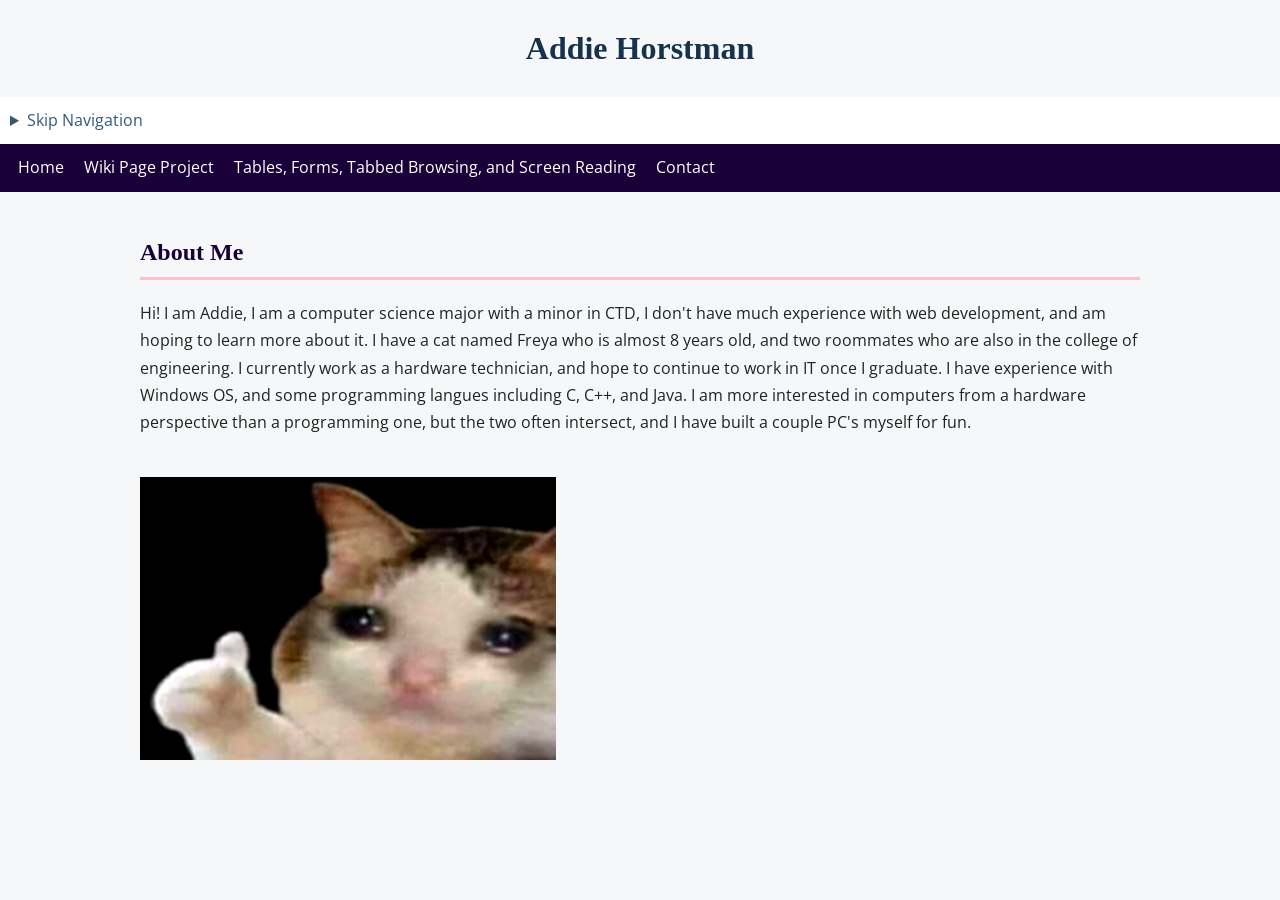
<file: index.html>
<!DOCTYPE html>
<html lang="en">
<head>
    <meta name="viewport" content="width=device-width, initial-scale=1.0">
    <title>Addie Horstman Portfolio</title>
    <link rel="stylesheet" href="style.css">
    <link rel="preconnect" href="https://fonts.googleapis.com">
    <link rel="preconnect" href="https://fonts.gstatic.com" crossorigin>
    <link href="https://fonts.googleapis.com/css2?family=Open+Sans:ital,wght@0,300..800;1,300..800&display=swap" rel="stylesheet">
  </head>
  <body class="about-me-index">
    <header>
    <h1>Addie Horstman</h1>

    <details class="skip-menu">
        <summary>Skip Navigation</summary>
            <nav aria-label="Skip navigation">
                <a href="index.html">Home</a>
                <a href="semantic-html.html">Wiki Page Project</a>
                <a href="UD5.html">Tables, Forms, Tabbed Browsing, and Screen Reading</a>
                <a href="accessible-css-layout.html">Accessible CSS</a>
                <a href="final-project/index.html">Final Project</a>
            </nav>
        </details>
    <nav aria="Main navigation">
      <a href="index.html">Home</a>
      <a href="semantic-html.html">Wiki Page Project</a>
      <a href="UD5.html">Tables, Forms, Tabbed Browsing, and Screen Reading</a>
      <a href="contact.html">Contact</a>
    </nav>
    </header>
    <main>
    <section class="about-me">
        <h2>About Me</h2>
        <p>Hi! I am Addie, I am a computer science major with a minor in CTD, I don't have much experience with web development, and am hoping to learn more about it. I have a cat named Freya who is almost 8 years old, and two roommates who are also in the college
            of engineering. I currently work as a hardware technician, and hope to continue to work in IT once I graduate. I have experience with Windows OS, and some programming langues including C, C++, and Java. I am more interested in computers from a hardware perspective
            than a programming one, but the two often intersect, and I have built a couple PC's myself for fun.
        </p>
        <img src="kittycat.png" alt="Sad cat image">
    </section>
    </main>
  </body>
  </html>
</file>
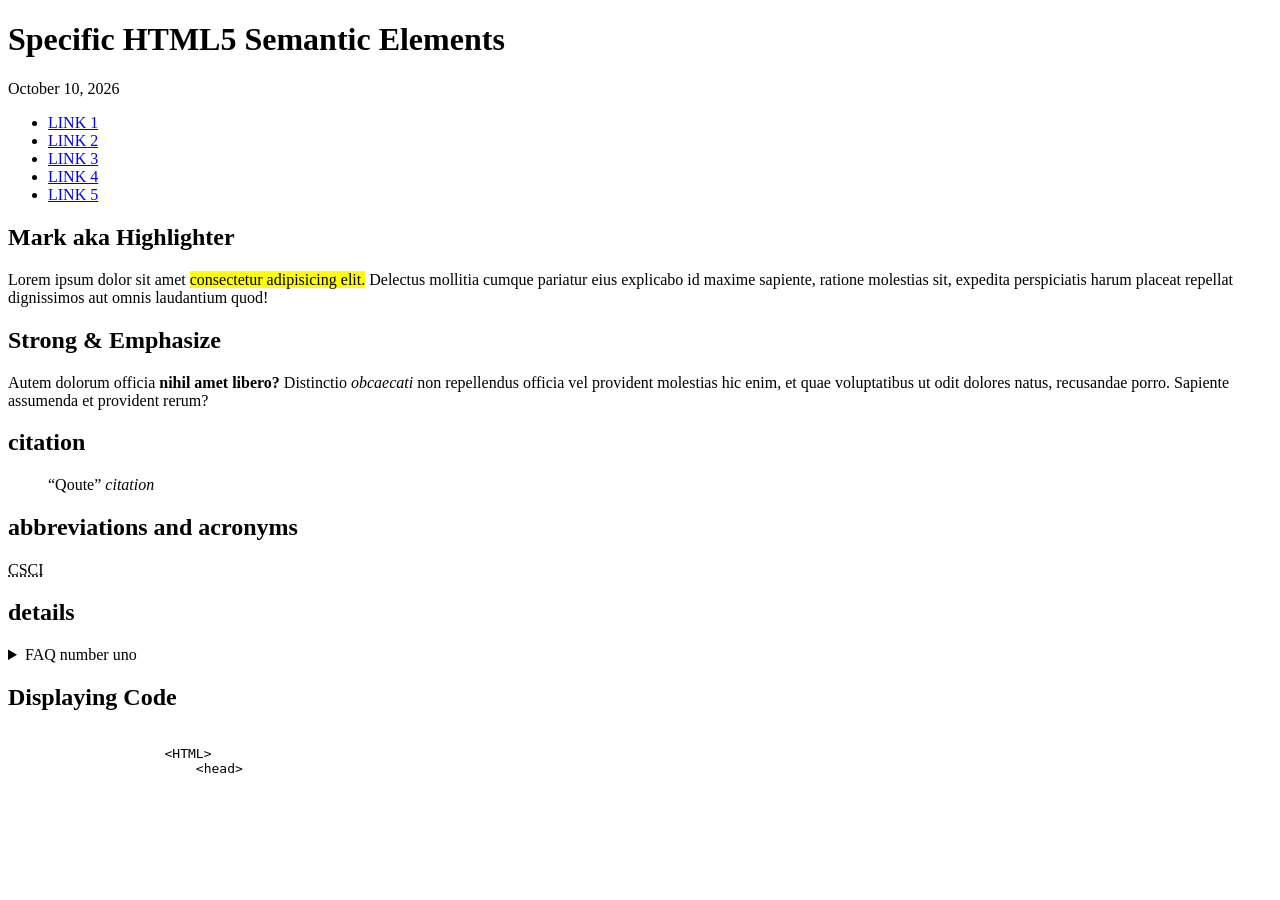
<file: semantic-advanced.html>
<!DOCTYPE html>
<html lang="en">
<head>
    <meta charset="UTF-8">
    <meta name="viewport" content="width=device-width, initial-scale=1.0">
    <title>Document</title>
</head>
<body>
    <header>
        <h1>Specific HTML5 Semantic Elements</h1>
        <time datetime="2026-10-05">October 10, 2026</time>
    </header>

    <!-- nav>ul>li*5>a[href="#"]{LINK $}-->
    <nav>
        <ul>
            <li><a href="#">LINK 1</a></li>
            <li><a href="#">LINK 2</a></li>
            <li><a href="#">LINK 3</a></li>
            <li><a href="#">LINK 4</a></li>
            <li><a href="#">LINK 5</a></li>
        </ul>
    </nav>

    <!--main>section*5>h2+p>lorem-->
    <main>
        <section>
            <h2>Mark aka Highlighter</h2>
            <p>Lorem ipsum dolor sit amet <mark>consectetur adipisicing elit.</mark> Delectus mollitia cumque pariatur eius explicabo id maxime sapiente, ratione molestias sit, expedita perspiciatis harum placeat repellat dignissimos aut omnis laudantium quod!</p>
        </section>
        <section>
            <h2>Strong &amp; Emphasize</h2>
            <p>Autem dolorum officia <strong>nihil amet libero?</strong> Distinctio <em>obcaecati</em> non repellendus officia vel provident molestias hic enim, et quae voluptatibus ut odit dolores natus, recusandae porro. Sapiente assumenda et provident rerum?</p>
        </section>
        <section>
            <h2>citation</h2>
            <blockquote cite="dummywwebsite.com">
                <q>Qoute</q>
                <cite>citation</cite>
            </blockquote>
        </section>
        <section>
            <h2>abbreviations and acronyms</h2>
            <abbr title="Computer Science">CSCI</abbr>
        </section>
        <section>
            <h2>details</h2>
            <details>
                <summary>FAQ number uno</summary>
                <p>description</p>
            </details>
        </section>
        <section>
            <h2>Displaying Code</h2>
            <pre>
                <code>
                    &lt;HTML&gt;
                        &lt;head&gt;
                </code>
            </pre>
        </section>
    </main>
    
</body>
</html>
</file>
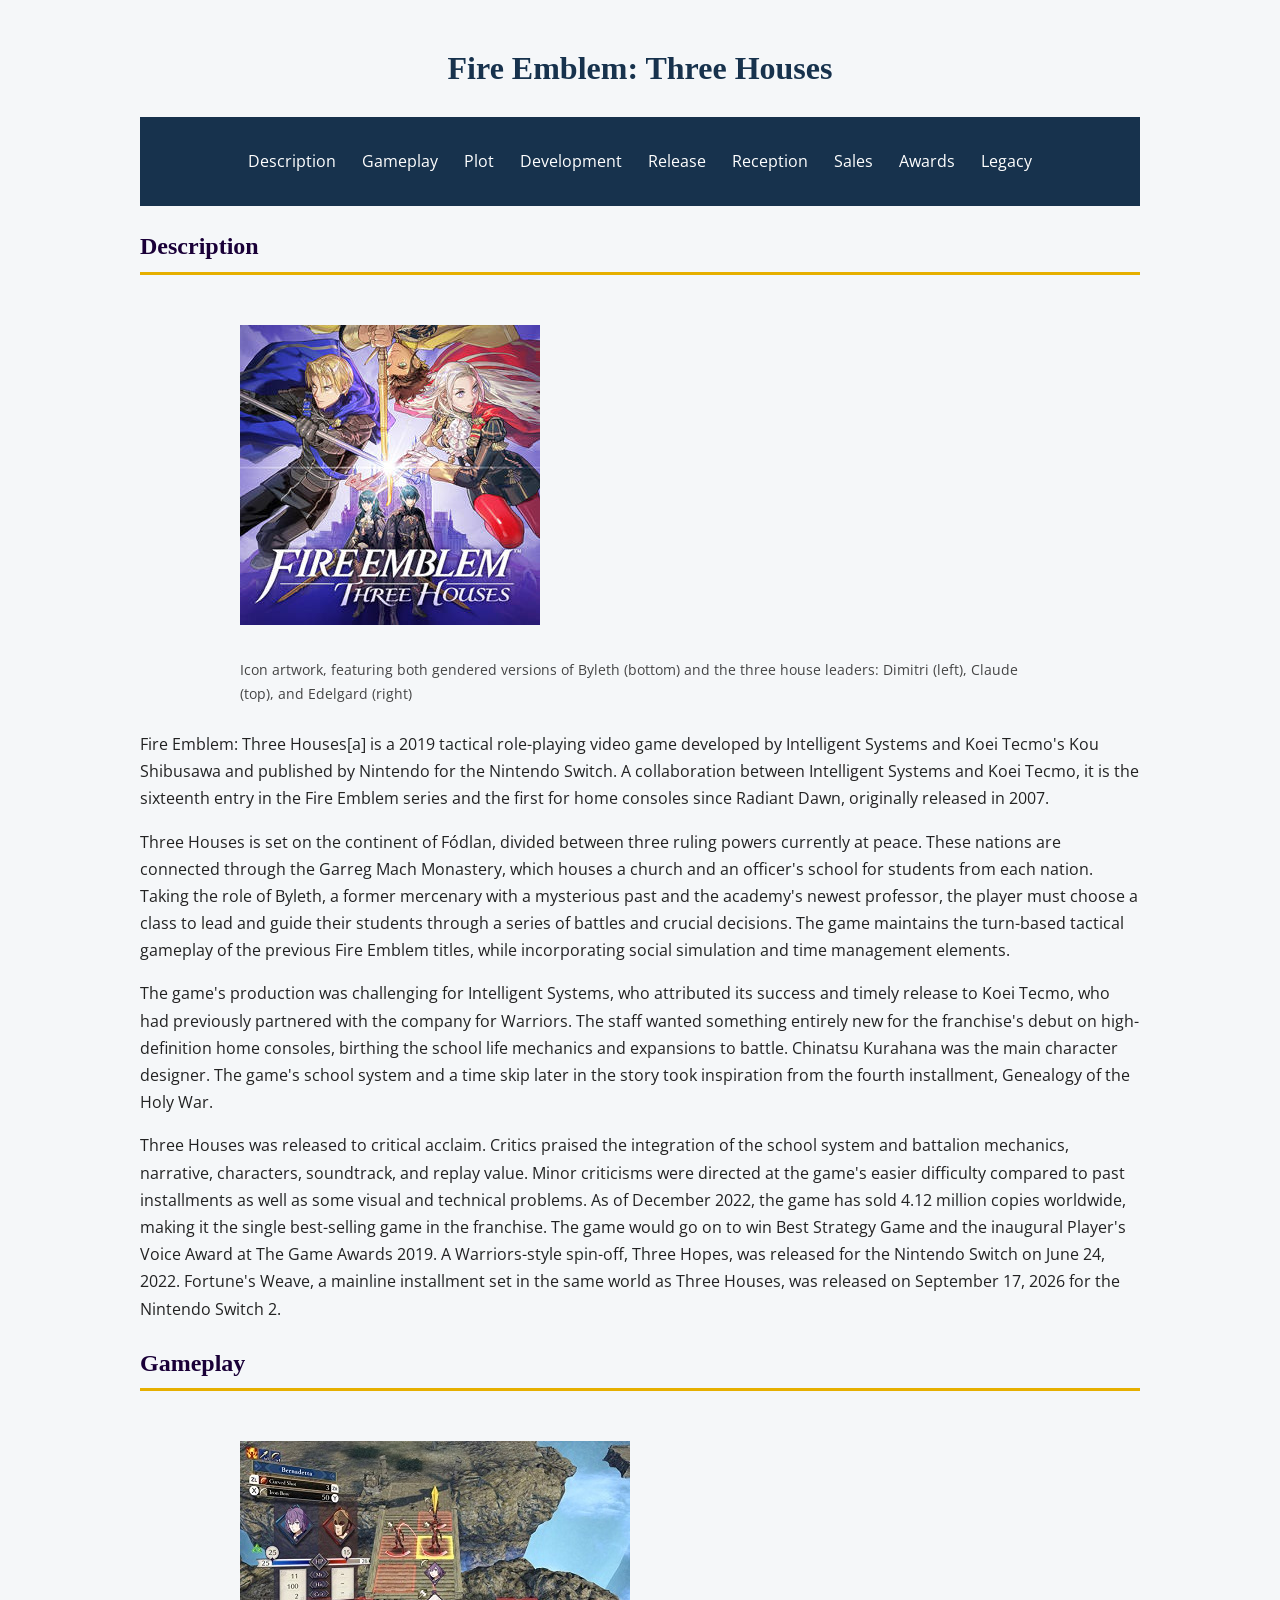
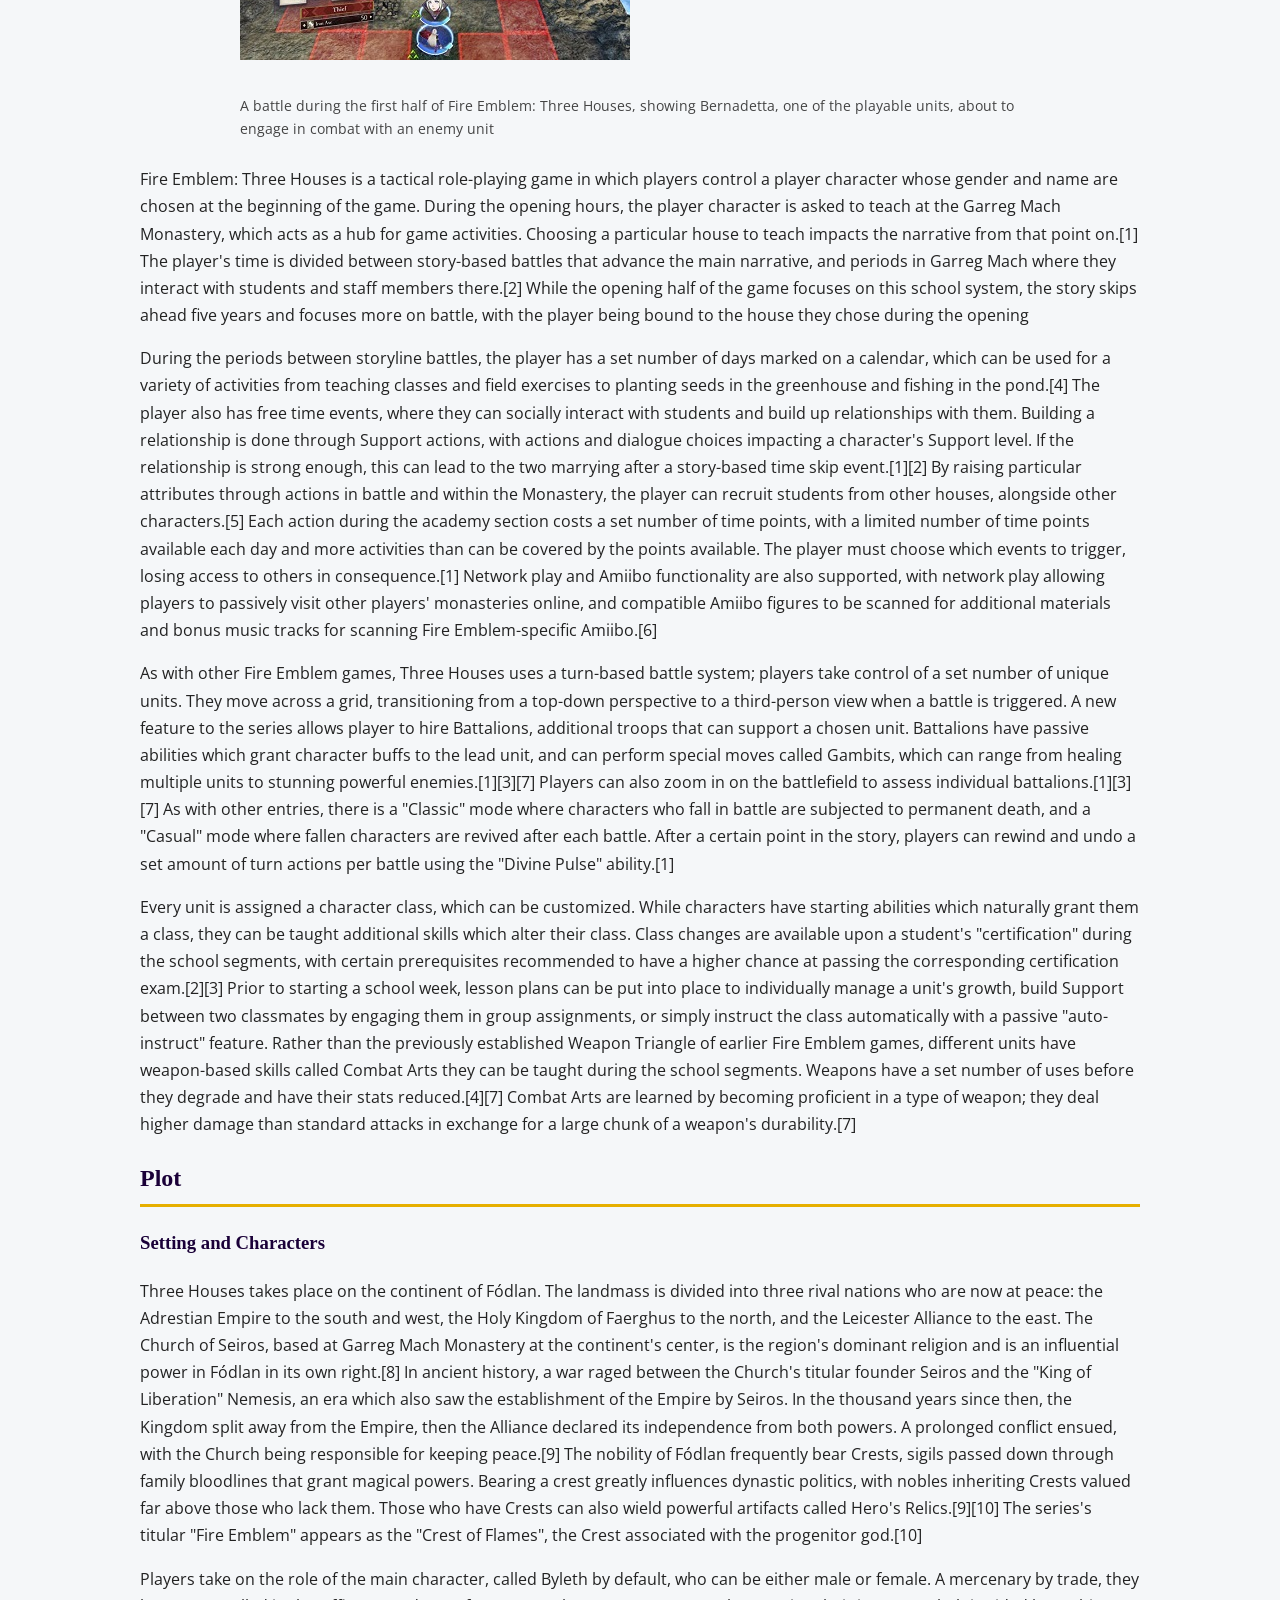
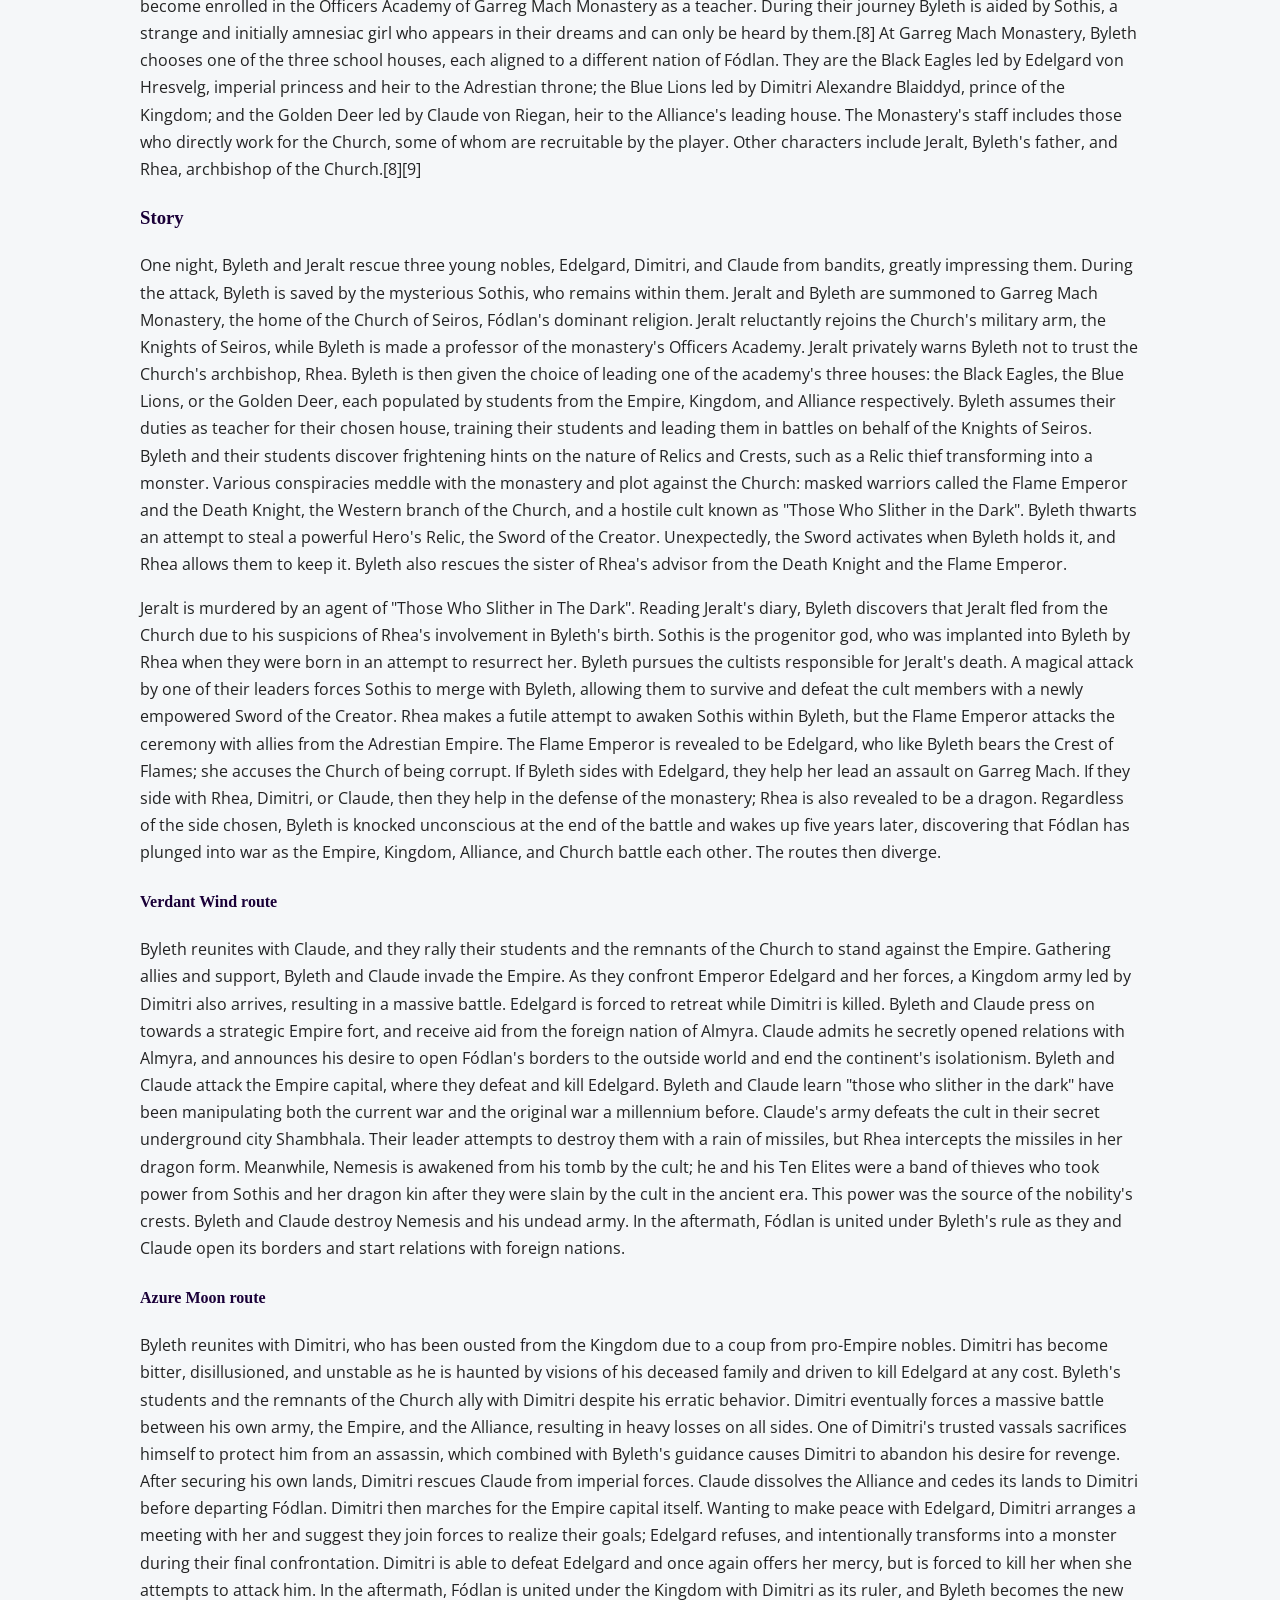
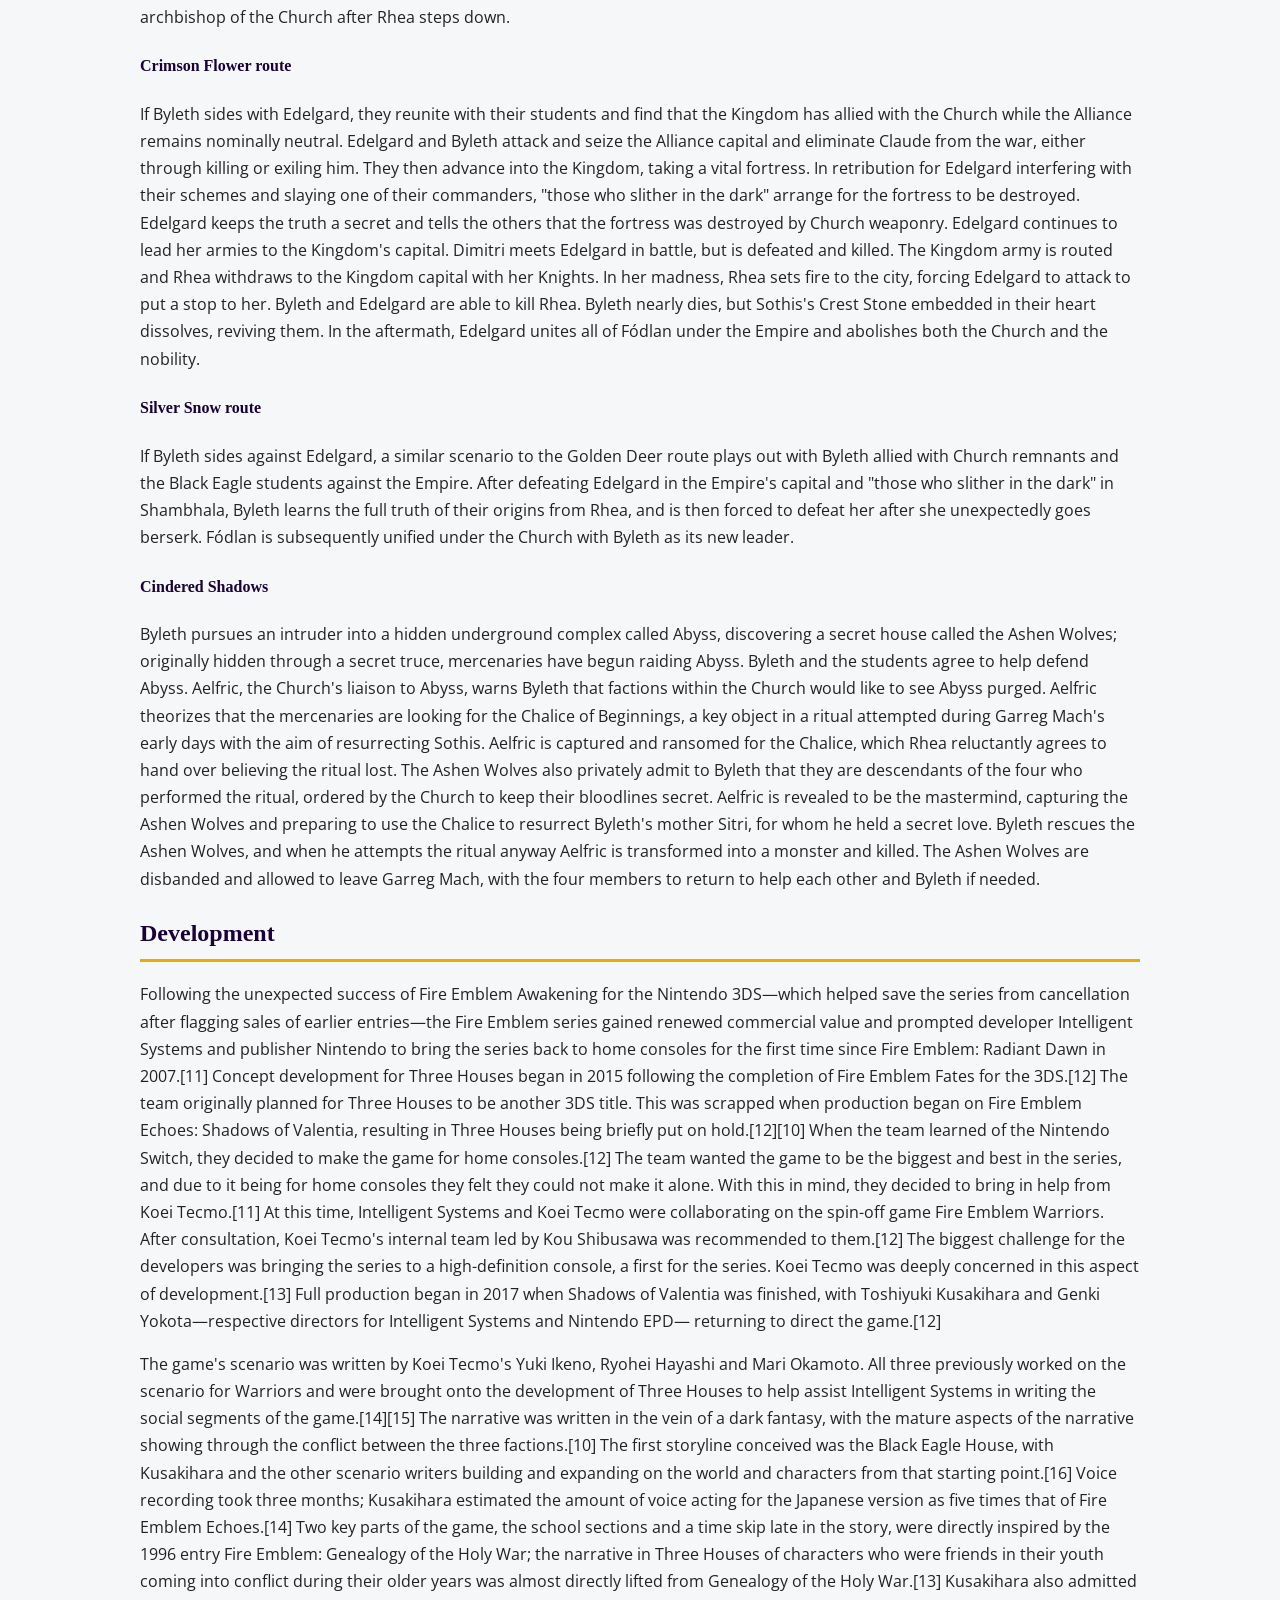
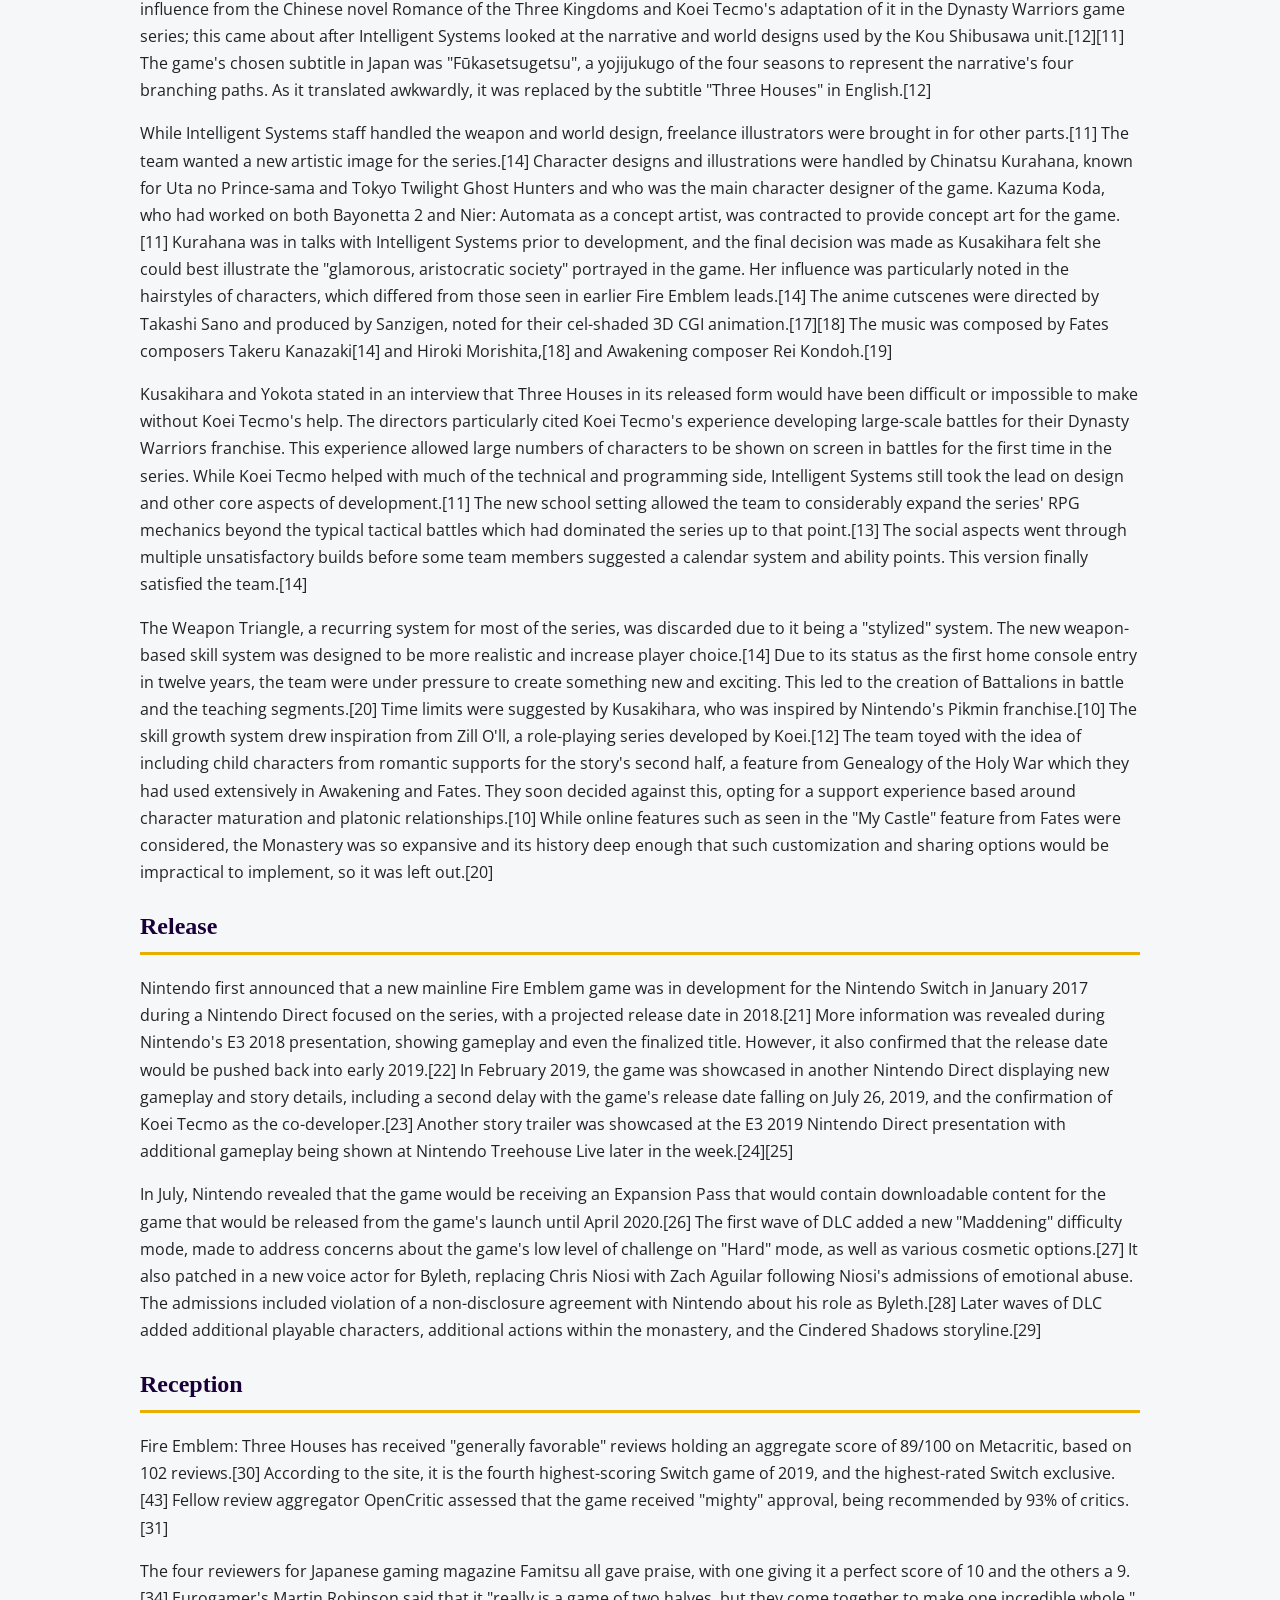
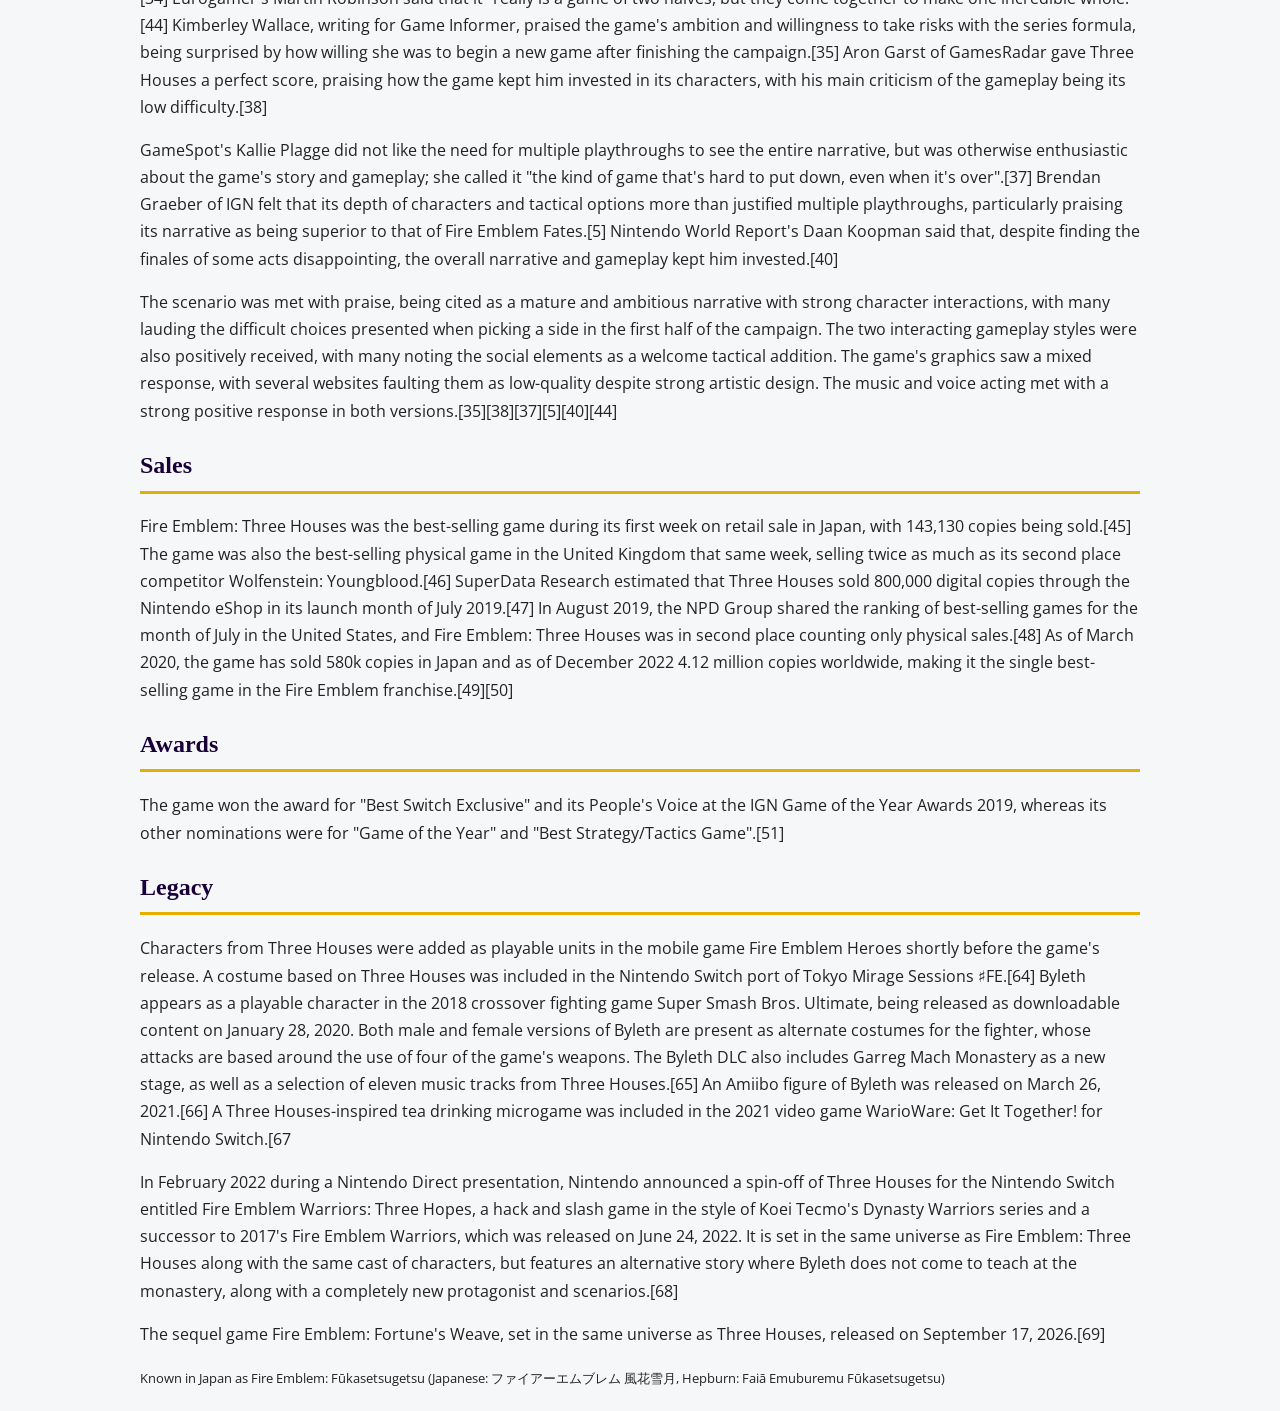
<file: semantic-html.html>
<!DOCTYPE html>
<html lang="en">
<head>
    <meta name="viewport" content="width=device-width, initial-scale=1.0">
    <title>Fire Emblem: Three Houses</title>
    <link rel="stylesheet" href="style.css">
    <link rel="preconnect" href="https://fonts.googleapis.com">
    <link rel="preconnect" href="https://fonts.gstatic.com" crossorigin>
    <link href="https://fonts.googleapis.com/css2?family=Open+Sans:ital,wght@0,300..800;1,300..800&display=swap" rel="stylesheet">
</head>
<body>
  <div class="container">
  <header>
    <h1>Fire Emblem: Three Houses</h1>
  </header>
  <nav>
    <h2 class="sr-only">Contents</h2>
      <ul>
        <li><a href="#description">Description</a></li>
        <li><a href="#Gameplay">Gameplay</a></li>
        <li><a href="#Plot">Plot</a></li>
        <li><a href="#Development">Development</a></li>
        <li><a href="#Release">Release</a></li>
        <li><a href="#Reception">Reception</a></li>
        <li><a href="#Sales">Sales</a></li>
        <li><a href="#Awards">Awards</a></li>
        <li><a href="#Legacy">Legacy</a></li>
      </ul>
  </nav>
 <!-- main content of the page -->
 <main>
    <section id="description">
      <h2>Description</h2>
      <figure>
          <img src="Fire_Emblem_Three_Houses.jpg" alt="game art, shows the three leaders of the game houses in fight ready poses and both player options of male or female byleth standing at the bottom">
          <figcaption>Icon artwork, featuring both gendered versions of Byleth (bottom) and the three house leaders: Dimitri (left), Claude (top), and Edelgard (right)</figcaption>
      </figure>
      <p>
        Fire Emblem: Three Houses[a] is a 2019 tactical role-playing video game developed by Intelligent Systems and Koei Tecmo's Kou Shibusawa and published by Nintendo for the Nintendo Switch. A collaboration between Intelligent Systems and Koei Tecmo, it is the sixteenth entry in the Fire Emblem series and the first for home consoles since Radiant Dawn, originally released in 2007.
      </p>
      <p>
        Three Houses is set on the continent of Fódlan, divided between three ruling powers currently at peace. These nations are connected through the Garreg Mach Monastery, which houses a church and an officer's school for students from each nation. Taking the role of Byleth, a former mercenary with a mysterious past and the academy's newest professor, the player must choose a class to lead and guide their students through a series of battles and crucial decisions. The game maintains the turn-based tactical gameplay of the previous Fire Emblem titles, while incorporating social simulation and time management elements.
      </p>
      <p>
        The game's production was challenging for Intelligent Systems, who attributed its success and timely release to Koei Tecmo, who had previously partnered with the company for Warriors. The staff wanted something entirely new for the franchise's debut on high-definition home consoles, birthing the school life mechanics and expansions to battle. Chinatsu Kurahana was the main character designer. The game's school system and a time skip later in the story took inspiration from the fourth installment, Genealogy of the Holy War.
      </p>
      <p>
        Three Houses was released to critical acclaim. Critics praised the integration of the school system and battalion mechanics, narrative, characters, soundtrack, and replay value. Minor criticisms were directed at the game's easier difficulty compared to past installments as well as some visual and technical problems. As of December 2022, the game has sold 4.12 million copies worldwide, making it the single best-selling game in the franchise. The game would go on to win Best Strategy Game and the inaugural Player's Voice Award at The Game Awards 2019. A Warriors-style spin-off, Three Hopes, was released for the Nintendo Switch on June 24, 2022. Fortune's Weave, a mainline installment set in the same world as Three Houses, was released on September 17, 2026 for the Nintendo Switch 2.
      </p>
    </section>
    <section id="Gameplay">
      <h2>Gameplay</h2>
            <figure>
          <img src="FE_Three_Houses_gameplay.jpg" alt="gameplay showing units about to engage in combat">
          <figcaption>A battle during the first half of Fire Emblem: Three Houses, showing Bernadetta, one of the playable units, about to engage in combat with an enemy unit</figcaption>
      </figure>
      <p>
        Fire Emblem: Three Houses is a tactical role-playing game in which players control a player character whose gender and name are chosen at the beginning of the game. During the opening hours, the player character is asked to teach at the Garreg Mach Monastery, which acts as a hub for game activities. Choosing a particular house to teach impacts the narrative from that point on.[1] The player's time is divided between story-based battles that advance the main narrative, and periods in Garreg Mach where they interact with students and staff members there.[2] While the opening half of the game focuses on this school system, the story skips ahead five years and focuses more on battle, with the player being bound to the house they chose during the opening
      </p>
      <p>
        During the periods between storyline battles, the player has a set number of days marked on a calendar, which can be used for a variety of activities from teaching classes and field exercises to planting seeds in the greenhouse and fishing in the pond.[4] The player also has free time events, where they can socially interact with students and build up relationships with them. Building a relationship is done through Support actions, with actions and dialogue choices impacting a character's Support level. If the relationship is strong enough, this can lead to the two marrying after a story-based time skip event.[1][2] By raising particular attributes through actions in battle and within the Monastery, the player can recruit students from other houses, alongside other characters.[5] Each action during the academy section costs a set number of time points, with a limited number of time points available each day and more activities than can be covered by the points available. The player must choose which events to trigger, losing access to others in consequence.[1] Network play and Amiibo functionality are also supported, with network play allowing players to passively visit other players' monasteries online, and compatible Amiibo figures to be scanned for additional materials and bonus music tracks for scanning Fire Emblem-specific Amiibo.[6]
      </p>
      <p>
        As with other Fire Emblem games, Three Houses uses a turn-based battle system; players take control of a set number of unique units. They move across a grid, transitioning from a top-down perspective to a third-person view when a battle is triggered. A new feature to the series allows player to hire Battalions, additional troops that can support a chosen unit. Battalions have passive abilities which grant character buffs to the lead unit, and can perform special moves called Gambits, which can range from healing multiple units to stunning powerful enemies.[1][3][7] Players can also zoom in on the battlefield to assess individual battalions.[1][3][7] As with other entries, there is a "Classic" mode where characters who fall in battle are subjected to permanent death, and a "Casual" mode where fallen characters are revived after each battle. After a certain point in the story, players can rewind and undo a set amount of turn actions per battle using the "Divine Pulse" ability.[1]
      </p>
      <p>
        Every unit is assigned a character class, which can be customized. While characters have starting abilities which naturally grant them a class, they can be taught additional skills which alter their class. Class changes are available upon a student's "certification" during the school segments, with certain prerequisites recommended to have a higher chance at passing the corresponding certification exam.[2][3] Prior to starting a school week, lesson plans can be put into place to individually manage a unit's growth, build Support between two classmates by engaging them in group assignments, or simply instruct the class automatically with a passive "auto-instruct" feature. Rather than the previously established Weapon Triangle of earlier Fire Emblem games, different units have weapon-based skills called Combat Arts they can be taught during the school segments. Weapons have a set number of uses before they degrade and have their stats reduced.[4][7] Combat Arts are learned by becoming proficient in a type of weapon; they deal higher damage than standard attacks in exchange for a large chunk of a weapon's durability.[7]
      </p>
    </section>
    <section id="Plot">
      <h2>Plot</h2>
      <h3>Setting and Characters</h3>
      <p>
        Three Houses takes place on the continent of Fódlan. The landmass is divided into three rival nations who are now at peace: the Adrestian Empire to the south and west, the Holy Kingdom of Faerghus to the north, and the Leicester Alliance to the east. The Church of Seiros, based at Garreg Mach Monastery at the continent's center, is the region's dominant religion and is an influential power in Fódlan in its own right.[8] In ancient history, a war raged between the Church's titular founder Seiros and the "King of Liberation" Nemesis, an era which also saw the establishment of the Empire by Seiros. In the thousand years since then, the Kingdom split away from the Empire, then the Alliance declared its independence from both powers. A prolonged conflict ensued, with the Church being responsible for keeping peace.[9] The nobility of Fódlan frequently bear Crests, sigils passed down through family bloodlines that grant magical powers. Bearing a crest greatly influences dynastic politics, with nobles inheriting Crests valued far above those who lack them. Those who have Crests can also wield powerful artifacts called Hero's Relics.[9][10] The series's titular "Fire Emblem" appears as the "Crest of Flames", the Crest associated with the progenitor god.[10]
      </p>
      <p>
        Players take on the role of the main character, called Byleth by default, who can be either male or female. A mercenary by trade, they become enrolled in the Officers Academy of Garreg Mach Monastery as a teacher. During their journey Byleth is aided by Sothis, a strange and initially amnesiac girl who appears in their dreams and can only be heard by them.[8] At Garreg Mach Monastery, Byleth chooses one of the three school houses, each aligned to a different nation of Fódlan. They are the Black Eagles led by Edelgard von Hresvelg, imperial princess and heir to the Adrestian throne; the Blue Lions led by Dimitri Alexandre Blaiddyd, prince of the Kingdom; and the Golden Deer led by Claude von Riegan, heir to the Alliance's leading house. The Monastery's staff includes those who directly work for the Church, some of whom are recruitable by the player. Other characters include Jeralt, Byleth's father, and Rhea, archbishop of the Church.[8][9]
      </p>
      <h3>Story</h3>
      <p>
        One night, Byleth and Jeralt rescue three young nobles, Edelgard, Dimitri, and Claude from bandits, greatly impressing them. During the attack, Byleth is saved by the mysterious Sothis, who remains within them. Jeralt and Byleth are summoned to Garreg Mach Monastery, the home of the Church of Seiros, Fódlan's dominant religion. Jeralt reluctantly rejoins the Church's military arm, the Knights of Seiros, while Byleth is made a professor of the monastery's Officers Academy. Jeralt privately warns Byleth not to trust the Church's archbishop, Rhea. Byleth is then given the choice of leading one of the academy's three houses: the Black Eagles, the Blue Lions, or the Golden Deer, each populated by students from the Empire, Kingdom, and Alliance respectively. Byleth assumes their duties as teacher for their chosen house, training their students and leading them in battles on behalf of the Knights of Seiros. Byleth and their students discover frightening hints on the nature of Relics and Crests, such as a Relic thief transforming into a monster. Various conspiracies meddle with the monastery and plot against the Church: masked warriors called the Flame Emperor and the Death Knight, the Western branch of the Church, and a hostile cult known as "Those Who Slither in the Dark". Byleth thwarts an attempt to steal a powerful Hero's Relic, the Sword of the Creator. Unexpectedly, the Sword activates when Byleth holds it, and Rhea allows them to keep it. Byleth also rescues the sister of Rhea's advisor from the Death Knight and the Flame Emperor.
      </p>
      <p>
        Jeralt is murdered by an agent of "Those Who Slither in The Dark". Reading Jeralt's diary, Byleth discovers that Jeralt fled from the Church due to his suspicions of Rhea's involvement in Byleth's birth. Sothis is the progenitor god, who was implanted into Byleth by Rhea when they were born in an attempt to resurrect her. Byleth pursues the cultists responsible for Jeralt's death. A magical attack by one of their leaders forces Sothis to merge with Byleth, allowing them to survive and defeat the cult members with a newly empowered Sword of the Creator. Rhea makes a futile attempt to awaken Sothis within Byleth, but the Flame Emperor attacks the ceremony with allies from the Adrestian Empire. The Flame Emperor is revealed to be Edelgard, who like Byleth bears the Crest of Flames; she accuses the Church of being corrupt. If Byleth sides with Edelgard, they help her lead an assault on Garreg Mach. If they side with Rhea, Dimitri, or Claude, then they help in the defense of the monastery; Rhea is also revealed to be a dragon. Regardless of the side chosen, Byleth is knocked unconscious at the end of the battle and wakes up five years later, discovering that Fódlan has plunged into war as the Empire, Kingdom, Alliance, and Church battle each other. The routes then diverge.
      </p>
      <h4>Verdant Wind route</h4>
      <p>
        Byleth reunites with Claude, and they rally their students and the remnants of the Church to stand against the Empire. Gathering allies and support, Byleth and Claude invade the Empire. As they confront Emperor Edelgard and her forces, a Kingdom army led by Dimitri also arrives, resulting in a massive battle. Edelgard is forced to retreat while Dimitri is killed. Byleth and Claude press on towards a strategic Empire fort, and receive aid from the foreign nation of Almyra. Claude admits he secretly opened relations with Almyra, and announces his desire to open Fódlan's borders to the outside world and end the continent's isolationism. Byleth and Claude attack the Empire capital, where they defeat and kill Edelgard. Byleth and Claude learn "those who slither in the dark" have been manipulating both the current war and the original war a millennium before. Claude's army defeats the cult in their secret underground city Shambhala. Their leader attempts to destroy them with a rain of missiles, but Rhea intercepts the missiles in her dragon form. Meanwhile, Nemesis is awakened from his tomb by the cult; he and his Ten Elites were a band of thieves who took power from Sothis and her dragon kin after they were slain by the cult in the ancient era. This power was the source of the nobility's crests. Byleth and Claude destroy Nemesis and his undead army. In the aftermath, Fódlan is united under Byleth's rule as they and Claude open its borders and start relations with foreign nations.
      </p>
      <h4>Azure Moon route</h4>
      <p>
        Byleth reunites with Dimitri, who has been ousted from the Kingdom due to a coup from pro-Empire nobles. Dimitri has become bitter, disillusioned, and unstable as he is haunted by visions of his deceased family and driven to kill Edelgard at any cost. Byleth's students and the remnants of the Church ally with Dimitri despite his erratic behavior. Dimitri eventually forces a massive battle between his own army, the Empire, and the Alliance, resulting in heavy losses on all sides. One of Dimitri's trusted vassals sacrifices himself to protect him from an assassin, which combined with Byleth's guidance causes Dimitri to abandon his desire for revenge. After securing his own lands, Dimitri rescues Claude from imperial forces. Claude dissolves the Alliance and cedes its lands to Dimitri before departing Fódlan. Dimitri then marches for the Empire capital itself. Wanting to make peace with Edelgard, Dimitri arranges a meeting with her and suggest they join forces to realize their goals; Edelgard refuses, and intentionally transforms into a monster during their final confrontation. Dimitri is able to defeat Edelgard and once again offers her mercy, but is forced to kill her when she attempts to attack him. In the aftermath, Fódlan is united under the Kingdom with Dimitri as its ruler, and Byleth becomes the new archbishop of the Church after Rhea steps down.
      </p>
      <h4>Crimson Flower route</h4>
      <p>
        If Byleth sides with Edelgard, they reunite with their students and find that the Kingdom has allied with the Church while the Alliance remains nominally neutral. Edelgard and Byleth attack and seize the Alliance capital and eliminate Claude from the war, either through killing or exiling him. They then advance into the Kingdom, taking a vital fortress. In retribution for Edelgard interfering with their schemes and slaying one of their commanders, "those who slither in the dark" arrange for the fortress to be destroyed. Edelgard keeps the truth a secret and tells the others that the fortress was destroyed by Church weaponry. Edelgard continues to lead her armies to the Kingdom's capital. Dimitri meets Edelgard in battle, but is defeated and killed. The Kingdom army is routed and Rhea withdraws to the Kingdom capital with her Knights. In her madness, Rhea sets fire to the city, forcing Edelgard to attack to put a stop to her. Byleth and Edelgard are able to kill Rhea. Byleth nearly dies, but Sothis's Crest Stone embedded in their heart dissolves, reviving them. In the aftermath, Edelgard unites all of Fódlan under the Empire and abolishes both the Church and the nobility.
      </p>
      <h4>Silver Snow route</h4>
      <p>
        If Byleth sides against Edelgard, a similar scenario to the Golden Deer route plays out with Byleth allied with Church remnants and the Black Eagle students against the Empire. After defeating Edelgard in the Empire's capital and "those who slither in the dark" in Shambhala, Byleth learns the full truth of their origins from Rhea, and is then forced to defeat her after she unexpectedly goes berserk. Fódlan is subsequently unified under the Church with Byleth as its new leader.
      </p>
      <h4>Cindered Shadows</h4>
      <p>
        Byleth pursues an intruder into a hidden underground complex called Abyss, discovering a secret house called the Ashen Wolves; originally hidden through a secret truce, mercenaries have begun raiding Abyss. Byleth and the students agree to help defend Abyss. Aelfric, the Church's liaison to Abyss, warns Byleth that factions within the Church would like to see Abyss purged. Aelfric theorizes that the mercenaries are looking for the Chalice of Beginnings, a key object in a ritual attempted during Garreg Mach's early days with the aim of resurrecting Sothis. Aelfric is captured and ransomed for the Chalice, which Rhea reluctantly agrees to hand over believing the ritual lost. The Ashen Wolves also privately admit to Byleth that they are descendants of the four who performed the ritual, ordered by the Church to keep their bloodlines secret. Aelfric is revealed to be the mastermind, capturing the Ashen Wolves and preparing to use the Chalice to resurrect Byleth's mother Sitri, for whom he held a secret love. Byleth rescues the Ashen Wolves, and when he attempts the ritual anyway Aelfric is transformed into a monster and killed. The Ashen Wolves are disbanded and allowed to leave Garreg Mach, with the four members to return to help each other and Byleth if needed.
      </p>
    </section>
    <section id="Development">
      <h2>Development</h2>
      <p>
        Following the unexpected success of Fire Emblem Awakening for the Nintendo 3DS—which helped save the series from cancellation after flagging sales of earlier entries—the Fire Emblem series gained renewed commercial value and prompted developer Intelligent Systems and publisher Nintendo to bring the series back to home consoles for the first time since Fire Emblem: Radiant Dawn in 2007.[11] Concept development for Three Houses began in 2015 following the completion of Fire Emblem Fates for the 3DS.[12] The team originally planned for Three Houses to be another 3DS title. This was scrapped when production began on Fire Emblem Echoes: Shadows of Valentia, resulting in Three Houses being briefly put on hold.[12][10] When the team learned of the Nintendo Switch, they decided to make the game for home consoles.[12] The team wanted the game to be the biggest and best in the series, and due to it being for home consoles they felt they could not make it alone. With this in mind, they decided to bring in help from Koei Tecmo.[11] At this time, Intelligent Systems and Koei Tecmo were collaborating on the spin-off game Fire Emblem Warriors. After consultation, Koei Tecmo's internal team led by Kou Shibusawa was recommended to them.[12] The biggest challenge for the developers was bringing the series to a high-definition console, a first for the series. Koei Tecmo was deeply concerned in this aspect of development.[13] Full production began in 2017 when Shadows of Valentia was finished, with Toshiyuki Kusakihara and Genki Yokota—respective directors for Intelligent Systems and Nintendo EPD— returning to direct the game.[12]
      </p>
      <p>
        The game's scenario was written by Koei Tecmo's Yuki Ikeno, Ryohei Hayashi and Mari Okamoto. All three previously worked on the scenario for Warriors and were brought onto the development of Three Houses to help assist Intelligent Systems in writing the social segments of the game.[14][15] The narrative was written in the vein of a dark fantasy, with the mature aspects of the narrative showing through the conflict between the three factions.[10] The first storyline conceived was the Black Eagle House, with Kusakihara and the other scenario writers building and expanding on the world and characters from that starting point.[16] Voice recording took three months; Kusakihara estimated the amount of voice acting for the Japanese version as five times that of Fire Emblem Echoes.[14] Two key parts of the game, the school sections and a time skip late in the story, were directly inspired by the 1996 entry Fire Emblem: Genealogy of the Holy War; the narrative in Three Houses of characters who were friends in their youth coming into conflict during their older years was almost directly lifted from Genealogy of the Holy War.[13] Kusakihara also admitted influence from the Chinese novel Romance of the Three Kingdoms and Koei Tecmo's adaptation of it in the Dynasty Warriors game series; this came about after Intelligent Systems looked at the narrative and world designs used by the Kou Shibusawa unit.[12][11] The game's chosen subtitle in Japan was "Fūkasetsugetsu", a yojijukugo of the four seasons to represent the narrative's four branching paths. As it translated awkwardly, it was replaced by the subtitle "Three Houses" in English.[12]
      </p>
      <p>
        While Intelligent Systems staff handled the weapon and world design, freelance illustrators were brought in for other parts.[11] The team wanted a new artistic image for the series.[14] Character designs and illustrations were handled by Chinatsu Kurahana, known for Uta no Prince-sama and Tokyo Twilight Ghost Hunters and who was the main character designer of the game. Kazuma Koda, who had worked on both Bayonetta 2 and Nier: Automata as a concept artist, was contracted to provide concept art for the game.[11] Kurahana was in talks with Intelligent Systems prior to development, and the final decision was made as Kusakihara felt she could best illustrate the "glamorous, aristocratic society" portrayed in the game. Her influence was particularly noted in the hairstyles of characters, which differed from those seen in earlier Fire Emblem leads.[14] The anime cutscenes were directed by Takashi Sano and produced by Sanzigen, noted for their cel-shaded 3D CGI animation.[17][18] The music was composed by Fates composers Takeru Kanazaki[14] and Hiroki Morishita,[18] and Awakening composer Rei Kondoh.[19]
      </p>
      <p>
        Kusakihara and Yokota stated in an interview that Three Houses in its released form would have been difficult or impossible to make without Koei Tecmo's help. The directors particularly cited Koei Tecmo's experience developing large-scale battles for their Dynasty Warriors franchise. This experience allowed large numbers of characters to be shown on screen in battles for the first time in the series. While Koei Tecmo helped with much of the technical and programming side, Intelligent Systems still took the lead on design and other core aspects of development.[11] The new school setting allowed the team to considerably expand the series' RPG mechanics beyond the typical tactical battles which had dominated the series up to that point.[13] The social aspects went through multiple unsatisfactory builds before some team members suggested a calendar system and ability points. This version finally satisfied the team.[14]
      </p>
      <p>
        The Weapon Triangle, a recurring system for most of the series, was discarded due to it being a "stylized" system. The new weapon-based skill system was designed to be more realistic and increase player choice.[14] Due to its status as the first home console entry in twelve years, the team were under pressure to create something new and exciting. This led to the creation of Battalions in battle and the teaching segments.[20] Time limits were suggested by Kusakihara, who was inspired by Nintendo's Pikmin franchise.[10] The skill growth system drew inspiration from Zill O'll, a role-playing series developed by Koei.[12] The team toyed with the idea of including child characters from romantic supports for the story's second half, a feature from Genealogy of the Holy War which they had used extensively in Awakening and Fates. They soon decided against this, opting for a support experience based around character maturation and platonic relationships.[10] While online features such as seen in the "My Castle" feature from Fates were considered, the Monastery was so expansive and its history deep enough that such customization and sharing options would be impractical to implement, so it was left out.[20]
      </p>
    </section>
    <section id="Release">
      <h2>Release</h2>
      <p>
        Nintendo first announced that a new mainline Fire Emblem game was in development for the Nintendo Switch in January 2017 during a Nintendo Direct focused on the series, with a projected release date in 2018.[21] More information was revealed during Nintendo's E3 2018 presentation, showing gameplay and even the finalized title. However, it also confirmed that the release date would be pushed back into early 2019.[22] In February 2019, the game was showcased in another Nintendo Direct displaying new gameplay and story details, including a second delay with the game's release date falling on July 26, 2019, and the confirmation of Koei Tecmo as the co-developer.[23] Another story trailer was showcased at the E3 2019 Nintendo Direct presentation with additional gameplay being shown at Nintendo Treehouse Live later in the week.[24][25]
      </p>
      <p>
        In July, Nintendo revealed that the game would be receiving an Expansion Pass that would contain downloadable content for the game that would be released from the game's launch until April 2020.[26] The first wave of DLC added a new "Maddening" difficulty mode, made to address concerns about the game's low level of challenge on "Hard" mode, as well as various cosmetic options.[27] It also patched in a new voice actor for Byleth, replacing Chris Niosi with Zach Aguilar following Niosi's admissions of emotional abuse. The admissions included violation of a non-disclosure agreement with Nintendo about his role as Byleth.[28] Later waves of DLC added additional playable characters, additional actions within the monastery, and the Cindered Shadows storyline.[29]
      </p>
    </section>
    <section id="Reception">
      <h2>Reception</h2>
      <p>
        Fire Emblem: Three Houses has received "generally favorable" reviews holding an aggregate score of 89/100 on Metacritic, based on 102 reviews.[30] According to the site, it is the fourth highest-scoring Switch game of 2019, and the highest-rated Switch exclusive.[43] Fellow review aggregator OpenCritic assessed that the game received "mighty" approval, being recommended by 93% of critics.[31]
      </p>
      <p>
        The four reviewers for Japanese gaming magazine Famitsu all gave praise, with one giving it a perfect score of 10 and the others a 9.[34] Eurogamer's Martin Robinson said that it "really is a game of two halves, but they come together to make one incredible whole."[44] Kimberley Wallace, writing for Game Informer, praised the game's ambition and willingness to take risks with the series formula, being surprised by how willing she was to begin a new game after finishing the campaign.[35] Aron Garst of GamesRadar gave Three Houses a perfect score, praising how the game kept him invested in its characters, with his main criticism of the gameplay being its low difficulty.[38]
      </p>
      <p>
        GameSpot's Kallie Plagge did not like the need for multiple playthroughs to see the entire narrative, but was otherwise enthusiastic about the game's story and gameplay; she called it "the kind of game that's hard to put down, even when it's over".[37] Brendan Graeber of IGN felt that its depth of characters and tactical options more than justified multiple playthroughs, particularly praising its narrative as being superior to that of Fire Emblem Fates.[5] Nintendo World Report's Daan Koopman said that, despite finding the finales of some acts disappointing, the overall narrative and gameplay kept him invested.[40]
      </p>
      <p>
        The scenario was met with praise, being cited as a mature and ambitious narrative with strong character interactions, with many lauding the difficult choices presented when picking a side in the first half of the campaign. The two interacting gameplay styles were also positively received, with many noting the social elements as a welcome tactical addition. The game's graphics saw a mixed response, with several websites faulting them as low-quality despite strong artistic design. The music and voice acting met with a strong positive response in both versions.[35][38][37][5][40][44]
      </p>
    </section>
    <section id="Sales">
      <h2>Sales</h2>
      <p>
        Fire Emblem: Three Houses was the best-selling game during its first week on retail sale in Japan, with 143,130 copies being sold.[45] The game was also the best-selling physical game in the United Kingdom that same week, selling twice as much as its second place competitor Wolfenstein: Youngblood.[46] SuperData Research estimated that Three Houses sold 800,000 digital copies through the Nintendo eShop in its launch month of July 2019.[47] In August 2019, the NPD Group shared the ranking of best-selling games for the month of July in the United States, and Fire Emblem: Three Houses was in second place counting only physical sales.[48] As of March 2020, the game has sold 580k copies in Japan and as of December 2022 4.12 million copies worldwide, making it the single best-selling game in the Fire Emblem franchise.[49][50]
      </p>
    </section>
    <section id="Awards">
      <h2>Awards</h2>
      <p>
        The game won the award for "Best Switch Exclusive" and its People's Voice at the IGN Game of the Year Awards 2019, whereas its other nominations were for "Game of the Year" and "Best Strategy/Tactics Game".[51]
      </p>
    </section>
    <section id="Legacy">
      <h2>Legacy</h2>
      <p>
        Characters from Three Houses were added as playable units in the mobile game Fire Emblem Heroes shortly before the game's release. A costume based on Three Houses was included in the Nintendo Switch port of Tokyo Mirage Sessions ♯FE.[64] Byleth appears as a playable character in the 2018 crossover fighting game Super Smash Bros. Ultimate, being released as downloadable content on January 28, 2020. Both male and female versions of Byleth are present as alternate costumes for the fighter, whose attacks are based around the use of four of the game's weapons. The Byleth DLC also includes Garreg Mach Monastery as a new stage, as well as a selection of eleven music tracks from Three Houses.[65] An Amiibo figure of Byleth was released on March 26, 2021.[66] A Three Houses-inspired tea drinking microgame was included in the 2021 video game WarioWare: Get It Together! for Nintendo Switch.[67
      </p>
      <p>
        In February 2022 during a Nintendo Direct presentation, Nintendo announced a spin-off of Three Houses for the Nintendo Switch entitled Fire Emblem Warriors: Three Hopes, a hack and slash game in the style of Koei Tecmo's Dynasty Warriors series and a successor to 2017's Fire Emblem Warriors, which was released on June 24, 2022. It is set in the same universe as Fire Emblem: Three Houses along with the same cast of characters, but features an alternative story where Byleth does not come to teach at the monastery, along with a completely new protagonist and scenarios.[68]
      </p>
      <p>
        The sequel game Fire Emblem: Fortune's Weave, set in the same universe as Three Houses, released on September 17, 2026.[69]
      </p>
    </section>
  </main> 
<footer>
    <small>Known in Japan as Fire Emblem: Fūkasetsugetsu (Japanese: ファイアーエムブレム 風花雪月, Hepburn: Faiā Emuburemu Fūkasetsugetsu)</small>
</footer>
</div> <!-- end container -->
</body>
</html>
</file>
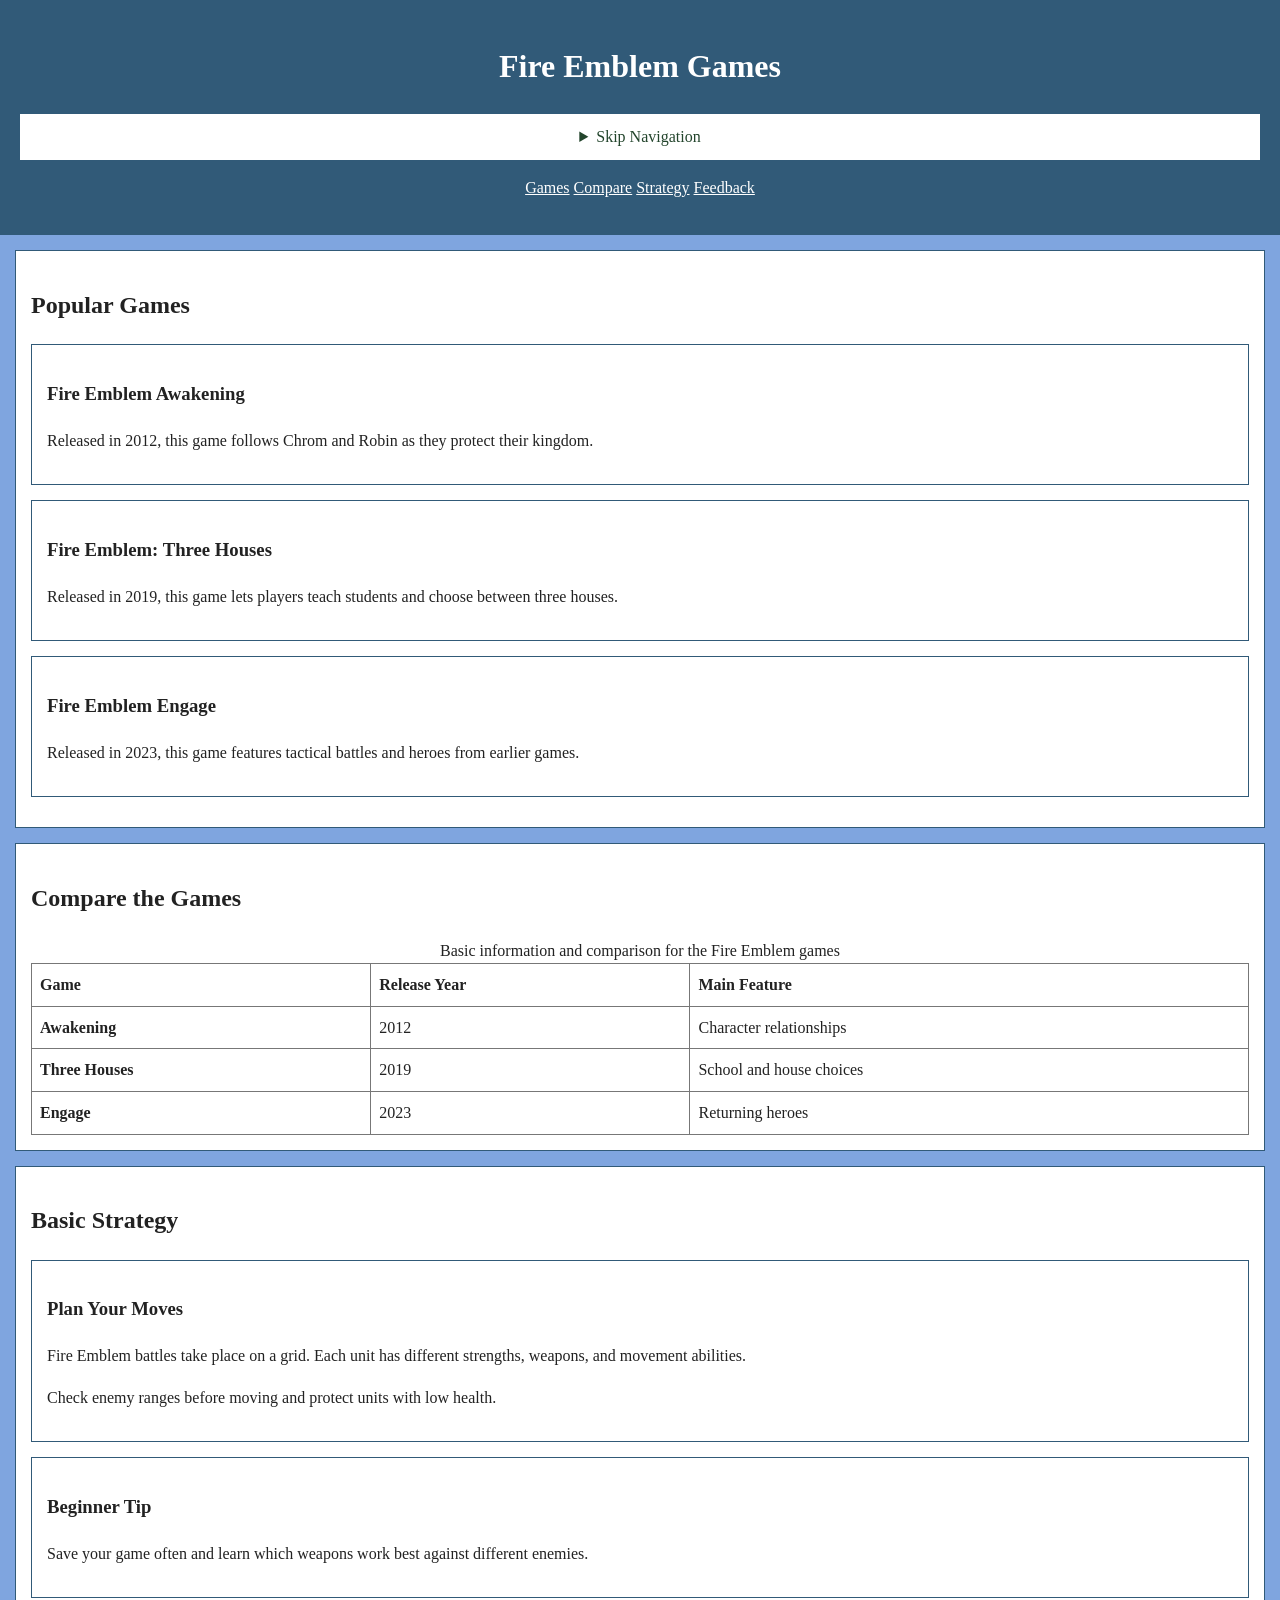
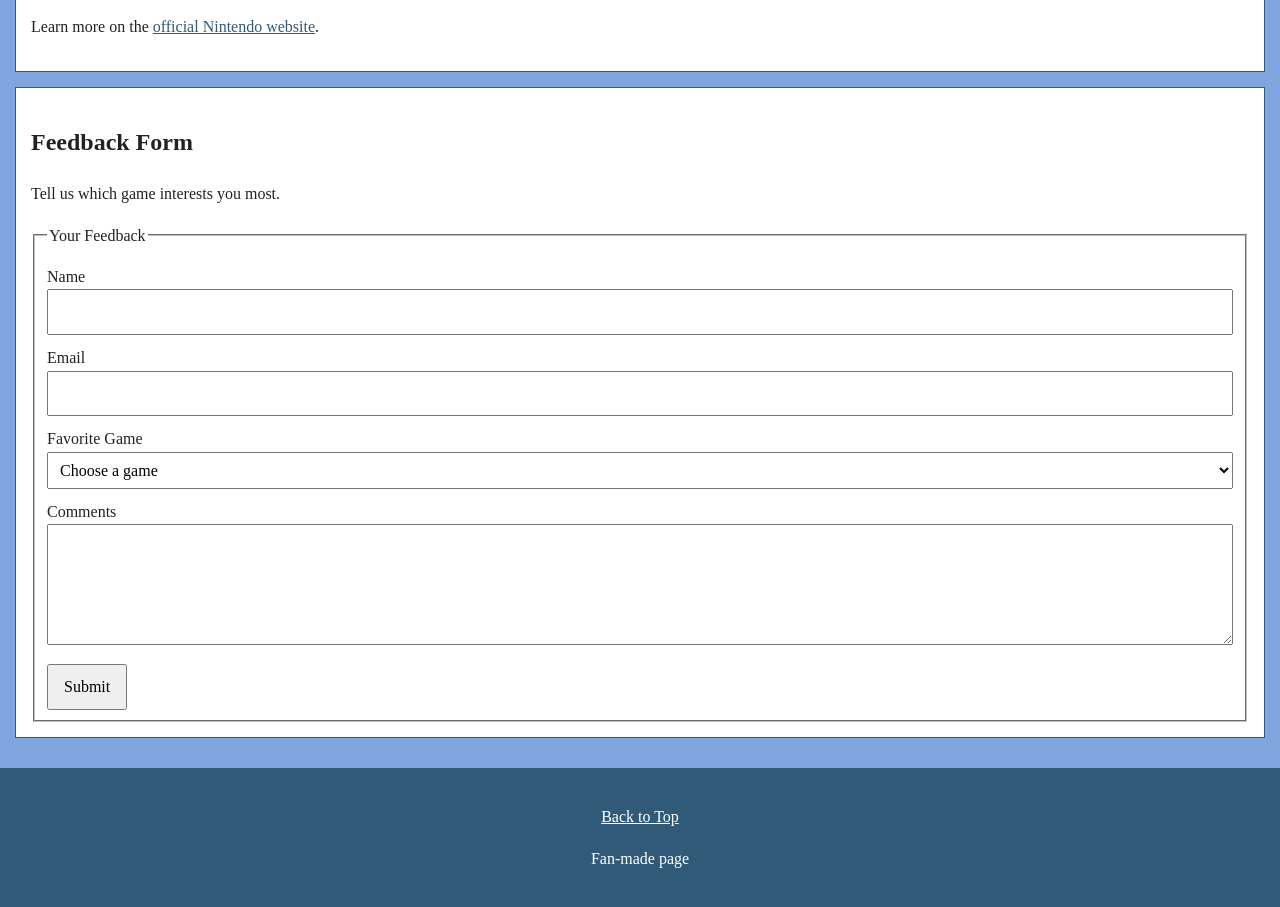
<file: UD5.html>
<!DOCTYPE html>
<html lang="en">
<head>
    <meta charset="UTF-8">
    <meta name="viewport" content="width=device-width, initial-scale=1.0">
    <title>Fire Emblem Games</title>
    <link rel="stylesheet" href="UD5.css">

    <link rel="preconnect" href="https://fonts.googleapis.com">
    <link rel="preconnect" href="https://fonts.gstatic.com" crossorigin>
    <link href="https://fonts.googleapis.com/css2?family=Courier+Prime:ital,wght@0,400;0,700;1,400;1,700&family=Redaction+35:ital,wght@0,400;0,700;1,400&display=swap" rel="stylesheet">

</head>

<body>
    <header id="top">
        <h1>Fire Emblem Games</h1>

        <details class="skip-menu">
            <summary>Skip Navigation</summary>
            <nav aria-label="Skip navigation">
                <a href="#games">Games</a>
                <a href="#comparison">Comparison Table</a>
                <a href="#strategy">Strategy</a>
                <a href="#feedback">Feedback Form</a>
            </nav>
        </details>

        <nav aria-label="Main navigation">
            <a href="#games">Games</a>
            <a href="#comparison">Compare</a>
            <a href="#strategy">Strategy</a>
            <a href="#feedback">Feedback</a>
        </nav>
    </header>

    <main>
        <section id="games">
            <h2>Popular Games</h2>

            <article>
                <h3>Fire Emblem Awakening</h3>
                <p>Released in <time datetime="2012">2012</time>, this game follows Chrom and Robin as they protect their kingdom.</p>
            </article>

            <article>
                <h3>Fire Emblem: Three Houses</h3>
                <p>Released in <time datetime="2019">2019</time>, this game lets players teach students and choose between three houses.</p>
            </article>

            <article>
                <h3>Fire Emblem Engage</h3>
                <p>Released in <time datetime="2023">2023</time>, this game features tactical battles and heroes from earlier games.</p>
            </article>
        </section>

        <section id="comparison">
            <h2>Compare the Games</h2>

            <table>
                <caption>Basic information and comparison for the Fire Emblem games</caption>
                <thead>
                    <tr>
                        <th scope="col">Game</th>
                        <th scope="col">Release Year</th>
                        <th scope="col">Main Feature</th>
                    </tr>
                </thead>
                <tbody>
                    <tr>
                        <th scope="row">Awakening</th>
                        <td>2012</td>
                        <td>Character relationships</td>
                    </tr>
                    <tr>
                        <th scope="row">Three Houses</th>
                        <td>2019</td>
                        <td>School and house choices</td>
                    </tr>
                    <tr>
                        <th scope="row">Engage</th>
                        <td>2023</td>
                        <td>Returning heroes</td>
                    </tr>
                </tbody>
            </table>
        </section>

        <section id="strategy">
            <h2>Basic Strategy</h2>

            <article>
                <h3>Plan Your Moves</h3>
                <p>Fire Emblem battles take place on a grid. Each unit has different strengths, weapons, and movement abilities.</p>
                <p>Check enemy ranges before moving and protect units with low health.</p>
            </article>

            <aside>
                <h3> Beginner Tip</h3>
                <p>Save your game often and learn which weapons work best against different enemies.</p>
            </aside>

            <p>Learn more on the
                <a href="https://www.nintendo.com/" target="_blank" rel="noopener noreferrer">official Nintendo website</a>.
            </p>
        </section>

        <section id="feedback">
            <h2>Feedback Form</h2>
            <p>Tell us which game interests you most.</p>

            <form>
                <fieldset>
                    <legend>Your Feedback</legend>

                    <label for="name">Name</label>
                    <input type="text" id="name" name="name" autocomplete="name" required>

                    <label for="email">Email</label>
                    <input type="email" id="email" name="email" autocomplete="email">

                    <label for="game">Favorite Game</label>
                    <select id="game" name="game" required>
                        <option value="">Choose a game</option>
                        <option value="awakening">Awakening</option>
                        <option value="three-houses">Three Houses</option>
                        <option value="engage">Engage</option>
                    </select>

                    <label for="comments">Comments</label>
                    <textarea id="comments" name="comments" rows="4" required></textarea>

                    <button type="submit">
                        Submit
                    </button>
                </fieldset>
            </form>
        </section>
    </main>

    <footer>
        <p><a href="#top">Back to Top</a></p>
        <p>Fan-made page</p>
    </footer>
</body>
</html>
</file>
<file: style.css>
.sr-only {
  border: 0;
  clip: rect(0, 0, 0, 0);
  height: 1px;
  margin: -1px;
  overflow: hidden;
  padding: 0;
  position: absolute;
  white-space: nowrap;
  width: 1px;

}
body {
  margin: 0;
  background: #f5f7f9;
  color: #222;
  font-family: "Open Sans", sans-serif;
  font-size: 16px;
  line-height: 1.7;
}
.container {
  max-width: 1000px;
  margin: auto;
  padding: 20px;
}
h1,h2,h3,h4 {
  font-family: "Merriweather", serif;
  color: #17324d;
}
h1 {
  text-align: center;
}

h2 {
  border-bottom: 3px solid #e6af00;
  padding-bottom: 5px;
}

nav {
  background: #17324d;
  padding: 10px;
}

nav ul {
  list-style: none;
  padding: 0;
  display: flex;
  flex-wrap: wrap;
  justify-content: center;
}

nav li {
  margin: 5px;
}

nav a {
  color: white;
  text-decoration: none;
  padding: 8px;
}

nav a:hover {
  background: #315a78;
}

figure {
  max-width: 800px;
  margin: 25px auto;
}

figcaption {
  color: #444;
  font-size: 14px;
}

/* for my index.html page */
.skip-menu {
  background: white;
  padding: 10px;
  color: #315a78;
  }

.skip-menu a {
  display: block;
  color: white;
  }

img {
  max-width: 800px;
  margin: 25px auto;
}
.about-me{
  max-width: 1000px;
  margin: auto;
  padding: 20px;
 }

.about-me h2{
  border-bottom: 3px solid pink;
  padding-bottom: 5px;
}

.about-me h1,h2,h3,h4{
  font-family: "Merriweather", serif;
  color: rgb(26, 0, 56);
}

.about-me-index nav {
  background: rgb(26, 0, 56);
  padding: 10px;
}
</file>
<file: UD5.css>
body {
            font-family: 'Redaction 35', Georgia, serif;
            background: #7fa5df;
            color: #222;
            margin: 0;
            line-height: 1.6;
        }

        header, footer {
            background: #315a78;
            color: white;
            padding: 20px;
            text-align: center;
        }

        nav, main {
            padding: 15px;
        }

        a {
            color: #315a78;
        }

        header a, footer a {
            color: white;
        }

        section, article, aside {
            background: white;
            padding: 15px;
            margin-bottom: 15px;
            border: 1px solid #315a78;
        }

        table {
            border-collapse: collapse;
            width: 100%;
        }

        th, td {
            border: 1px solid #777;
            padding: 8px;
            text-align: left;
        }

        th {
            background: white;
        }

        label {
            display: block;
            margin-top: 10px;
        }

        input, select, textarea, button {
            font: inherit;
            max-width: 100%;
        }

        input, select, textarea {
            width: 100%;
            box-sizing: border-box;
            padding: 8px;
        }

        button {
            margin-top: 12px;
            padding: 8px 15px;
        }

        :focus-visible {
            outline: 3px solid #b45309;
            outline-offset: 3px;
        }

        .skip-menu {
            background: white;
            padding: 10px;
            color: #23452c;
        }

        .skip-menu a {
            display: block;
            color: #23452c;
        }
</file>
